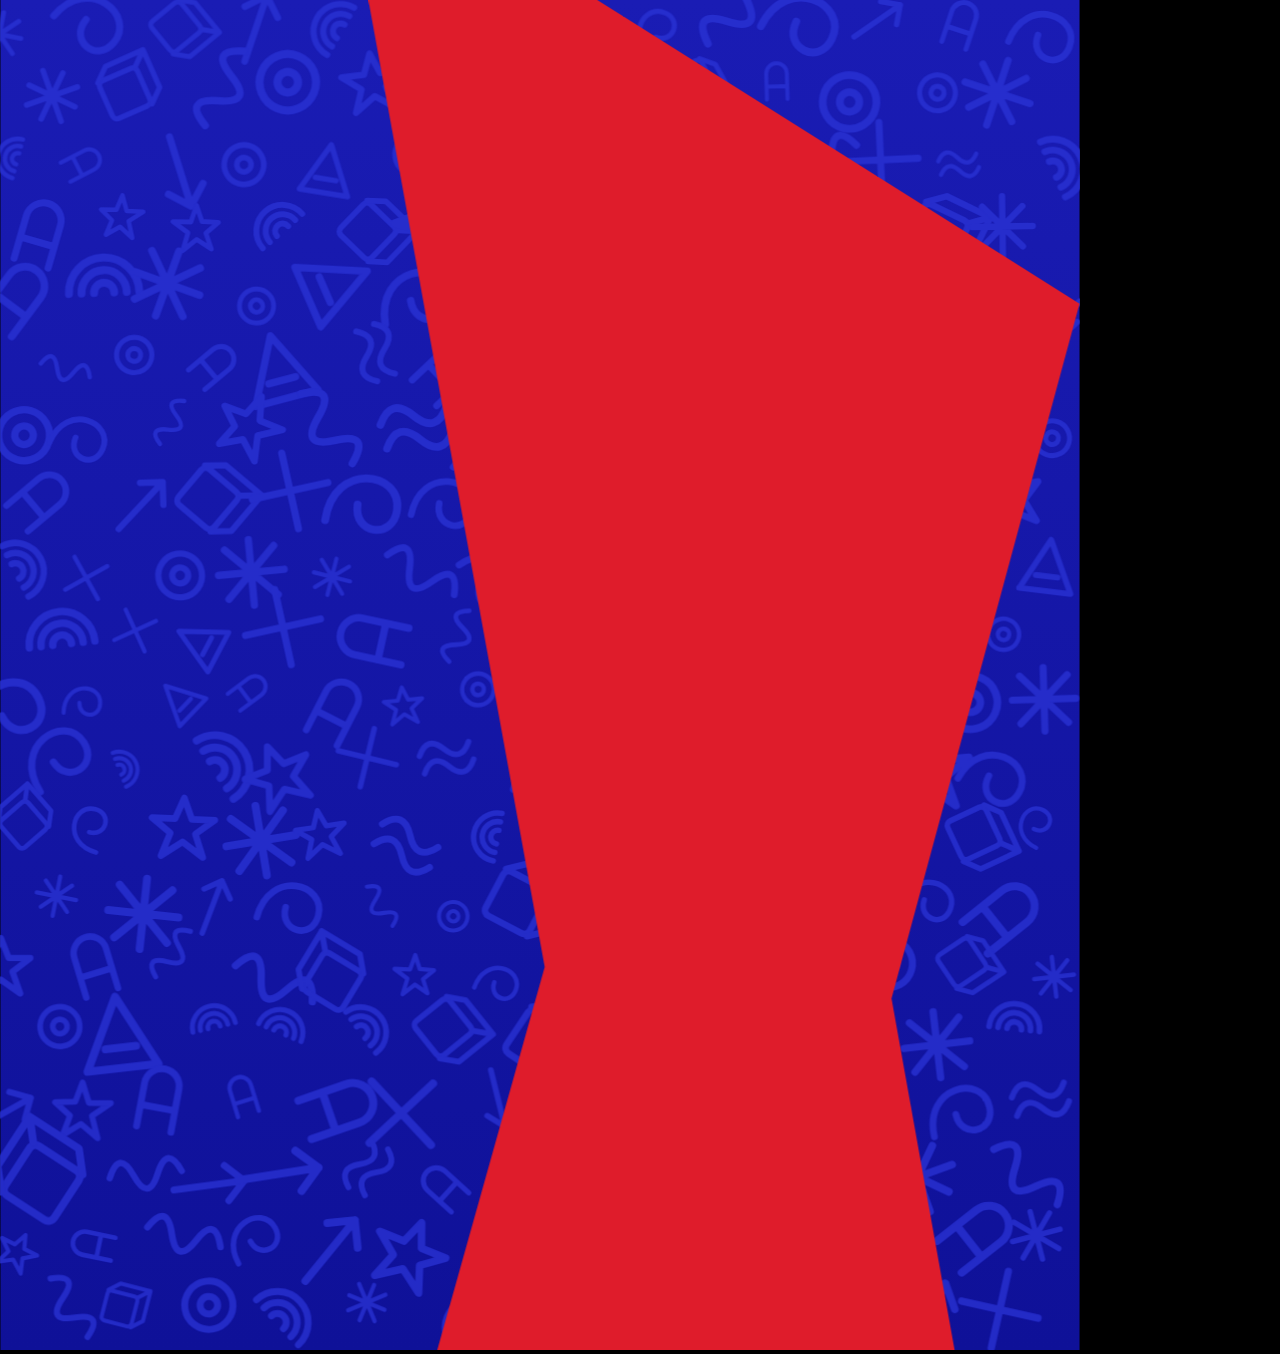
<file: sisi-wenyewe/background.html>
<!doctype html><html><body style="margin:0;background:#000">
<svg id="s" xmlns="http://www.w3.org/2000/svg" width="1080" height="1350" viewBox="0 0 924 1156">
<defs>
<linearGradient id="bg" x1="0" y1="0" x2="0" y2="1"><stop offset="0" stop-color="#1a1cb4"/><stop offset="1" stop-color="#0f1198"/></linearGradient>
<linearGradient id="rd" x1="0" y1="0" x2="0" y2="1"><stop offset="0" stop-color="#e0212f"/><stop offset="1" stop-color="#d81d2d"/></linearGradient>
</defs>
<rect width="924" height="1156" fill="url(#bg)"/>
<g id="doodles" fill="none" stroke="#2b34d6" stroke-width="3.2" stroke-linecap="round" stroke-linejoin="round" opacity=".75"></g>
<polygon points="315,0 511,0 924,260 763,855 817,1156 374,1156 466,828" fill="#df1c2b"/>
</svg>
<script>
let seed=7;const r=()=>(seed=(seed*16807)%2147483647)/2147483647;
const g=document.getElementById('doodles');
const shapes=[
 s=>`<path d="M-12,0 q6,-14 12,0 t12,0 t12,0"/>`,
 s=>`<path d="M0,-14 L4,-4 L15,-4 L6,3 L10,14 L0,7 L-10,14 L-6,3 L-15,-4 L-4,-4Z"/>`,
 s=>`<circle r="11"/><circle r="4"/>`,
 s=>`<path d="M-12,-12 L12,12 M12,-12 L-12,12"/>`,
 s=>`<rect x="-12" y="-12" width="24" height="24" rx="3"/><path d="M-12,-12 l8,-7 h24 l-8,7 M12,-12 l8,-7 v24 l-8,7"/>`,
 s=>`<path d="M-16,0 H16 M8,-8 L16,0 L8,8"/>`,
 s=>`<path d="M-14,10 C-14,-14 14,-14 14,2 C14,14 -2,14 -2,2"/>`,
 s=>`<path d="M-14,14 L0,-14 L14,14Z M-6,6 H6"/>`,
 s=>`<path d="M0,-15 V15 M-15,0 H15 M-10,-10 L10,10 M10,-10 L-10,10"/>`,
 s=>`<path d="M-14,-4 Q-7,-14 0,-4 T14,-4 M-14,6 Q-7,-4 0,6 T14,6"/>`,
 s=>`<path d="M-8,14 V-6 a8,8 0 1 1 16,0 V14 M-8,4 H8"/>`,
 s=>`<path d="M-14,0 a14,14 0 0 1 28,0 M-9,0 a9,9 0 0 1 18,0 M-4,0 a4,4 0 0 1 8,0"/>`
];
for(let y=20;y<1156;y+=58)for(let x=(Math.floor(y/58)%2)*34+10;x<924;x+=68){
 const px=x+(r()-.5)*22,py=y+(r()-.5)*22,rot=(r()-.5)*160,sc=1.1+r()*1.1;
 g.insertAdjacentHTML('beforeend',`<g transform="translate(${px},${py}) rotate(${rot}) scale(${sc})">${shapes[Math.floor(r()*shapes.length)]()}</g>`);
}
</script></body></html>
</file>
